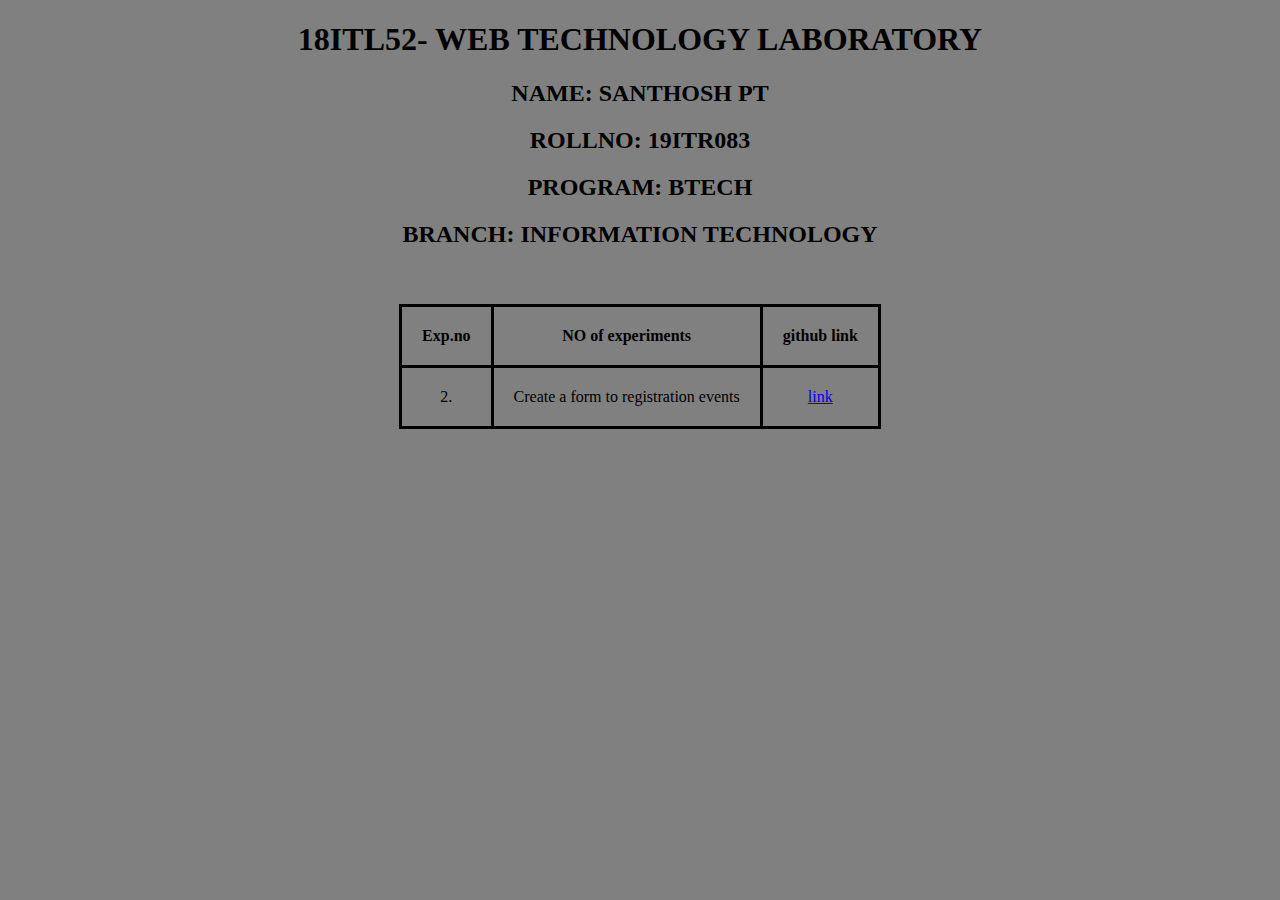
<file: EX No2/index.html>
<!DOCTYPE html>
<html>
<head>
    <style>

        table, tr,td,th{
            border:solid black;
            border-collapse:collapse;
            padding: 20px;
        }
        table.center {
            margin-left:auto;
            margin-right:auto;
        }
     
        
    </style>
    

</head>


<body style="background-color: gray;">
    
    <h1 style="text-align: center;" > 18ITL52- WEB TECHNOLOGY LABORATORY </h1>

   <h2 style="text-align: center;">  NAME: SANTHOSH PT</h2>
   <h2 style="text-align: centER;">ROLLNO: 19ITR083</h2>
   <h2 style="text-align: center;"> PROGRAM: BTECH</h2>
   <h2 style="text-align: center;">BRANCH: INFORMATION TECHNOLOGY</h2>
   <BR> <BR>
   <center>
    <table class="center" style="text-align: center;">
        <tr>
            <th> Exp.no</th>
            <th> NO  of experiments</th>
            <th> github link</th>

        </tr>
      
        <tr>
            <td> 2.</td>
            <td>Create a form to registration events</td>
            <td> <a href="https://santhoshpt2002.github.io/WEB_TECHNOLOGY/EX%20No2/event_reg.html"> link</a></td>
        </tr>
       
    </table>
	</center>
</body>
</html>
</file>
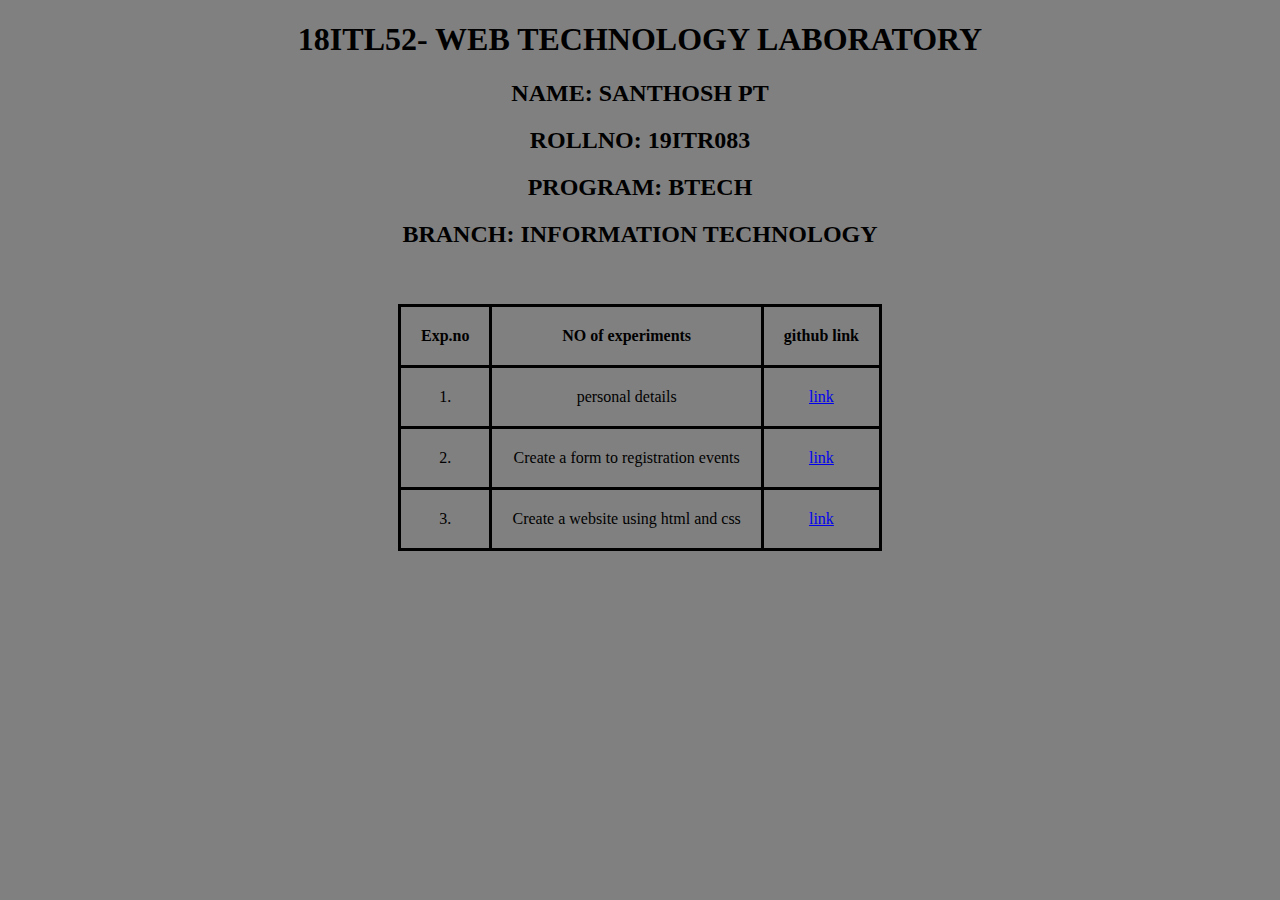
<file: web/index.html>
<!DOCTYPE html>
<html>
<head>
    <style>

        table, tr,td,th{
            border:solid black;
            border-collapse:collapse;
            padding: 20px;
        }
        table.center {
            margin-left:auto;
            margin-right:auto;
        }
     
        
    </style>
    

</head>


<body style="background-color: gray;">
    
    <h1 style="text-align: center;" > 18ITL52- WEB TECHNOLOGY LABORATORY </h1>

   <h2 style="text-align: center;">  NAME: SANTHOSH PT</h2>
   <h2 style="text-align: centER;">ROLLNO: 19ITR083</h2>
   <h2 style="text-align: center;"> PROGRAM: BTECH</h2>
   <h2 style="text-align: center;">BRANCH: INFORMATION TECHNOLOGY</h2>
   <BR> <BR>
   <center>
    <table class="center" style="text-align: center;">
        <tr>
            <th> Exp.no</th>
            <th> NO  of experiments</th>
            <th> github link</th>

        </tr>
	    
	    <tr>
            <td> 1.</td>
            <td>personal details</td>
            <td> <a href="https://santhoshpt2002.github.io/WEB_TECHNOLOGY/EX%20NO1/pd.html"> link</a></td>
        </tr>
       
      
        <tr>
            <td> 2.</td>
            <td>Create a form to registration events</td>
            <td> <a href="https://santhoshpt2002.github.io/WEB_TECHNOLOGY/EX%20No2/event_reg.html"> link</a></td>
        </tr>
        <tr>
            <td> 3.</td>
            <td>Create a website using html and css</td>
            <td> <a href="https://santhoshpt2002.github.io/WEB_TECHNOLOGY/web/web.html"> link</a></td>
        </tr>
       
    </table>
	</center>
</body>
</html>
</file>
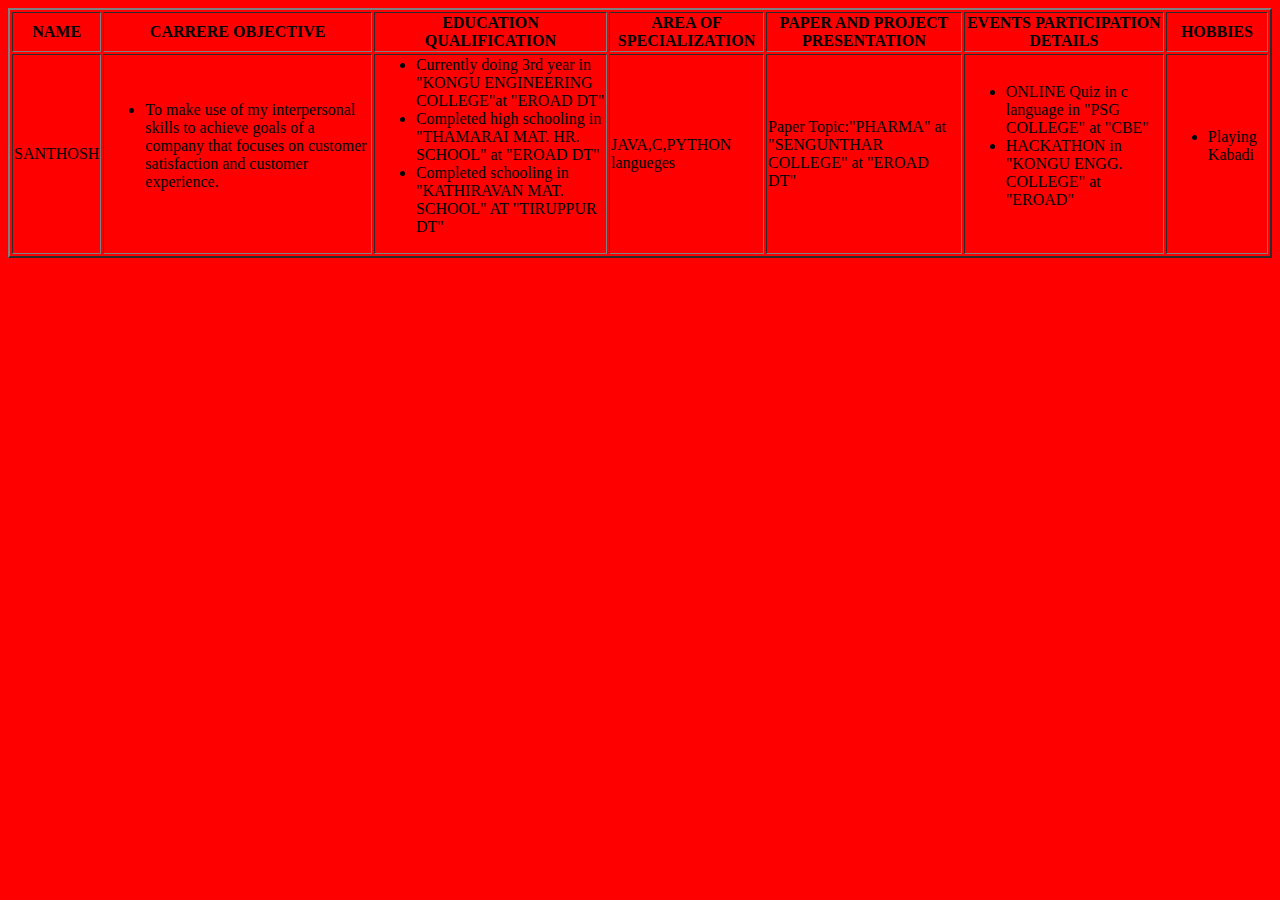
<file: EX NO1/ex.html>
<html>
<head>
   <title>  model  </title>
</head>
<body bgcolor="red"> 
  <table border="2">
  <thead>
  <tr>
	<h3><th>NAME</th>
	<th>CARRERE OBJECTIVE</th>
	<th>EDUCATION QUALIFICATION</th>
	<th>AREA OF SPECIALIZATION</th>
	<th>PAPER AND PROJECT PRESENTATION</th>
	<th>EVENTS PARTICIPATION DETAILS</th>
	<th>HOBBIES</th></h3>
	
  </tr>
  <tr>
	<td>SANTHOSH</td>
	<td><p> <ul><li> To make use of my interpersonal
           	      skills to achieve goals of a company 
        	      that focuses on customer satisfaction 
		      and customer experience.
			</p></li></ul></td>
	<td><ul><li>Currently doing 3rd year in "KONGU ENGINEERING COLLEGE"at "EROAD DT"</li>
		<li>Completed high schooling in "THAMARAI MAT. HR. SCHOOL" at "EROAD DT" </li>
		<li>Completed schooling in "KATHIRAVAN MAT. SCHOOL" AT "TIRUPPUR DT"</li></ul></td>
	<td> JAVA,C,PYTHON langueges </td>
	<td> Paper Topic:"PHARMA" at "SENGUNTHAR COLLEGE" at "EROAD DT"</td>
	<td><ul><li> ONLINE Quiz in c language  in  "PSG COLLEGE" at "CBE"</li>
		<li> HACKATHON in "KONGU ENGG. COLLEGE" at "EROAD"</li></td>
	<td><ul><li> Playing Kabadi</li></ul></td>
  </tr>
</body>
</html>
</file>
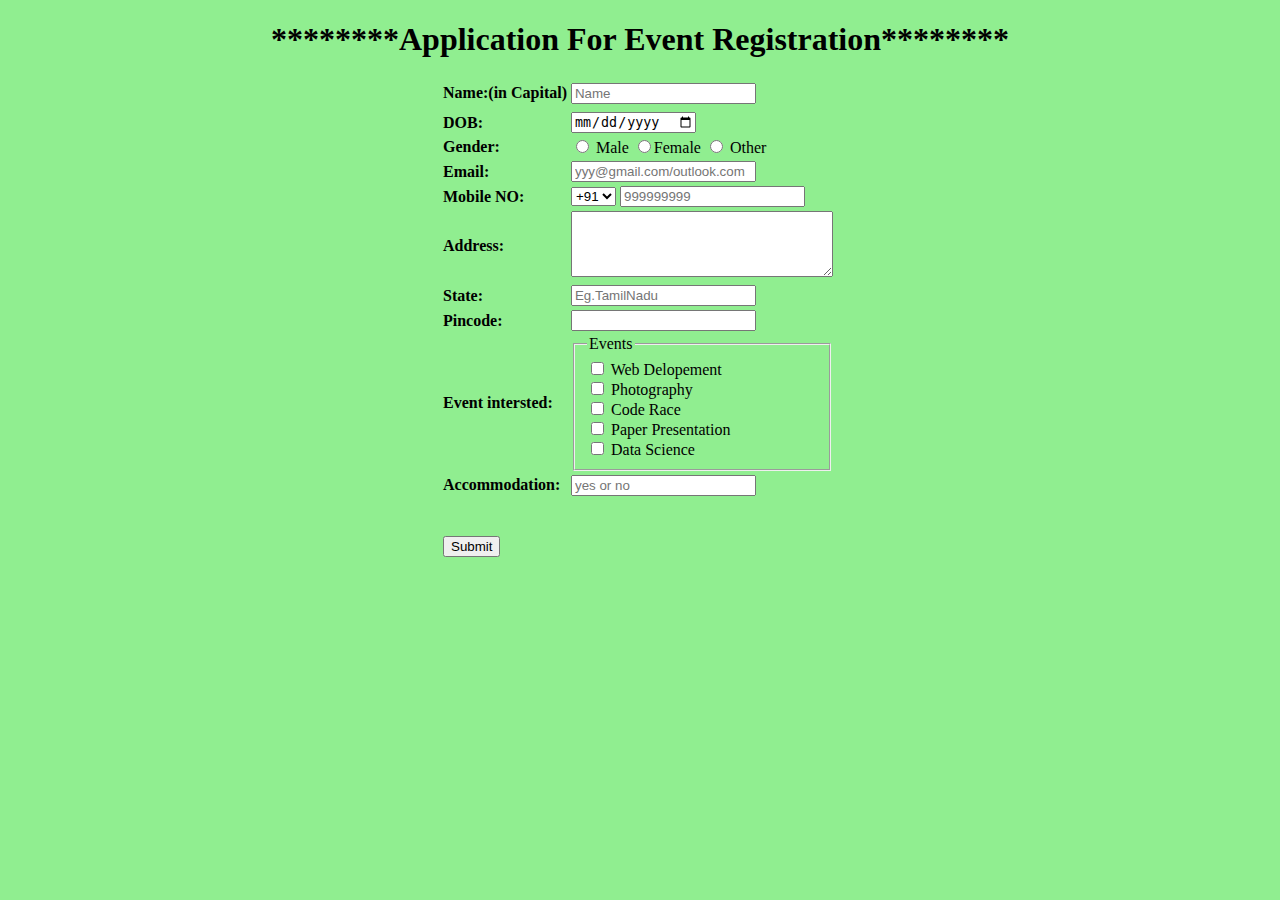
<file: EX No2/event_reg.html>
<!DOCTYPE html>
<htlm>
<head>
  <title> Event_Registration_Form </title>
</head>
<body bgcolor="lightgreen">
<p> <h1><center> <b> ********Application For Event Registration******** </b></center></h1></p>

<form ><center>
<table>
<tr>
<td>
<b>Name:(in Capital)</b>
</td>
<td>
<input type="text" placeholder="Name" value="" pattern="[A-Z] {1} [a-z]{2,20}" />
</td>
</tr>
<tr>
<td>

<tr>
<td>
<b>DOB:</b>
</td>
<td>
<input type="date" name="DOB" value="" >
<td>
</tr>


<tr>
<td>
<b>Gender:</b></td>
<td>
<input type="radio" name="gender" value="Male" /> Male
<input type="radio" name="gender" value="Female" />Female
<input type="radio" name="gender" value="Other" /> Other
</td>
</tr>

<tr>
<td>
<b> Email: <b/>
</td>
<td>
<input type="mail" placeholder="yyy@gmail.com/outlook.com" value="" >
<td>
</tr>

<tr>
<td>
<b>Mobile NO:</b>
</td>
<td>
<select>
<option>+91</option>
<option>+63</option>
<option>+3</option>
<option>+92</option>
</select>
<input type="text" placeholder="999999999" pattern="[0-9]{10}" />
</td>
</tr>
<tr>
<td>
<b>Address:</b>
</td>
<td>
 <textarea rows="4" cols="30"></textarea>
</td>
</tr>

<tr>
<td>
<b>State:</b>
</td>
<td>
<input type="text" placeholder="Eg.TamilNadu" value="" />
</td></tr>

<tr>
<td>
<b>Pincode: </b>
</td>
<td>
<input type="text" placeholder="" value="" pattern="[0-9]{6}" />
</td>
</tr>

<tr>
<td>
<B>Event intersted: </B>
</td>
<td>

<fieldset>
<legend>Events</legend>
<input type="checkbox" name="Web Delopement" /> Web Delopement<br>
<input type="checkbox" name="Photography" /> Photography <br>
<input type="checkbox" name="Code Race" /> Code Race<br>
<input type="checkbox" name="Paper Presentation" /> Paper Presentation <br>
<input type="checkbox" name="Data Science" /> Data Science 
</fieldset>
</td>
</tr>
  <tr><td><b>Accommodation:</b> </td><td>
<input type="text" placeholder="yes or no" value="" required />
</td></tr>
<tr>
<td>
<br><br>
<input type="submit" name="SUBMIT" />
</td>
</tr>
</table></form></center></body></html>
</file>
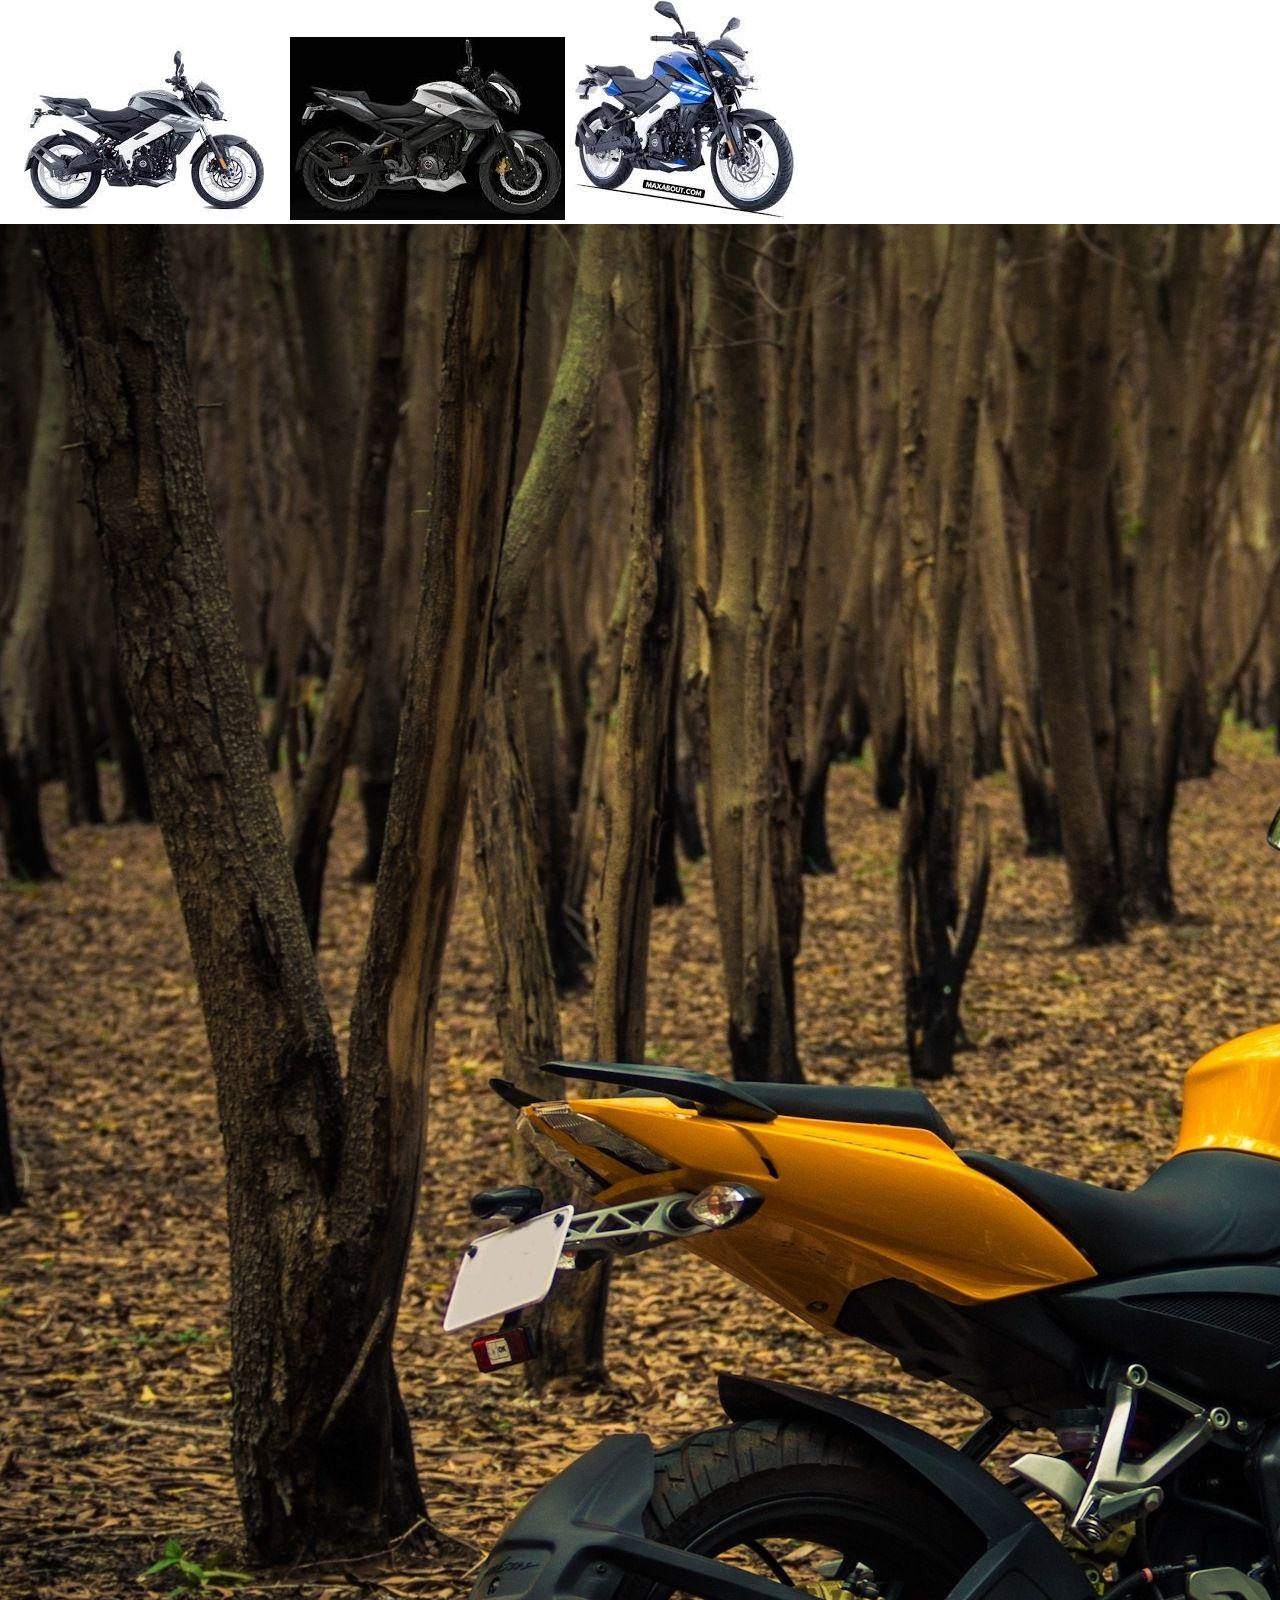
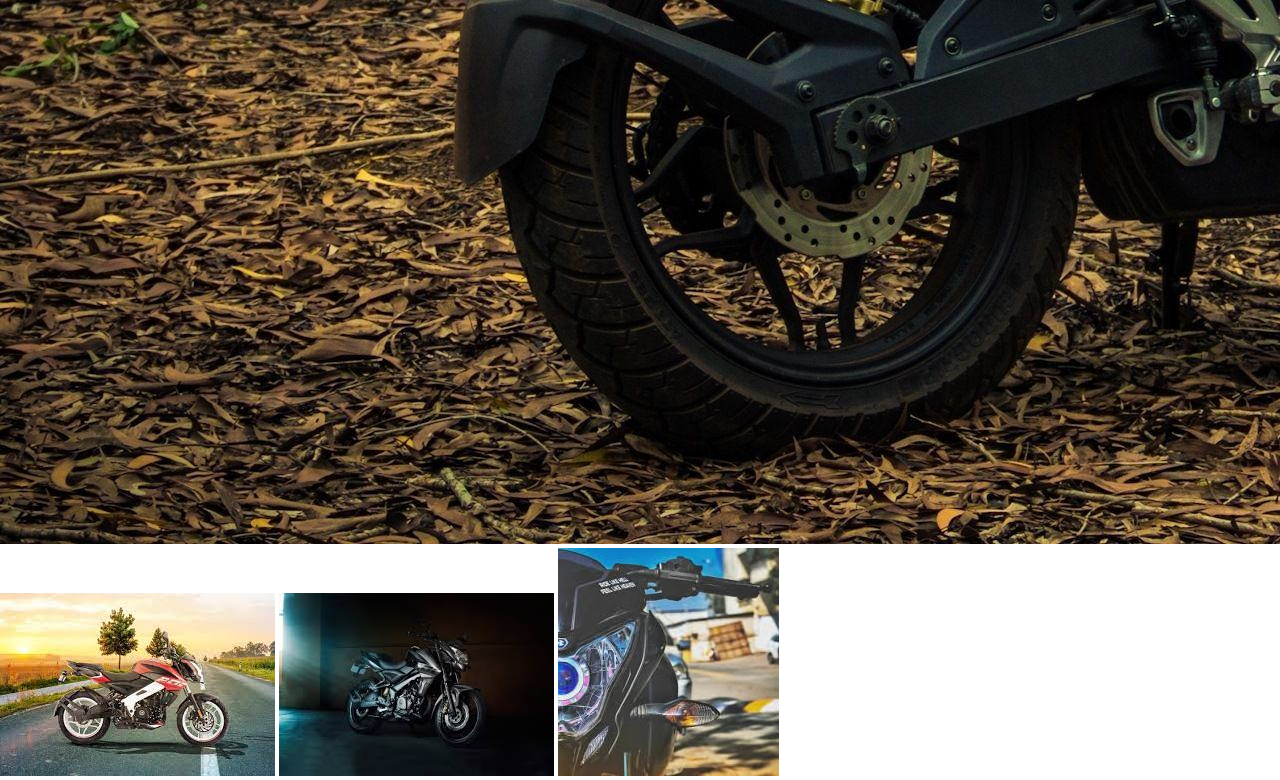
<file: web/image.html>
<!DOCTYPE html>
<html>
<head>
	<meta charset="utf-8">
	<title>Image</title>
	<meta name="viewport" content="width= device-width, initial-scale=1" />
	<style type="text/css">
		*{
			margin: 0;
			padding: 0;
			box-sizing: border-box;
		}
		body{
			width: 100%;
			min-height: 100vh;
		}
	</style>
</head>
<body>
     <img src="./img/im1.jfif" />
     <img src="./img/im2.jfif" />
     <img src="./img/im3.jfif" />
     <img src="./img/im4.jpg" />
     <img src="./img/im5.jfif" />
     <img src="./img/1.jfif" />
     <img src="./img/11.jfif" />
    

</body>
</html>
</file>
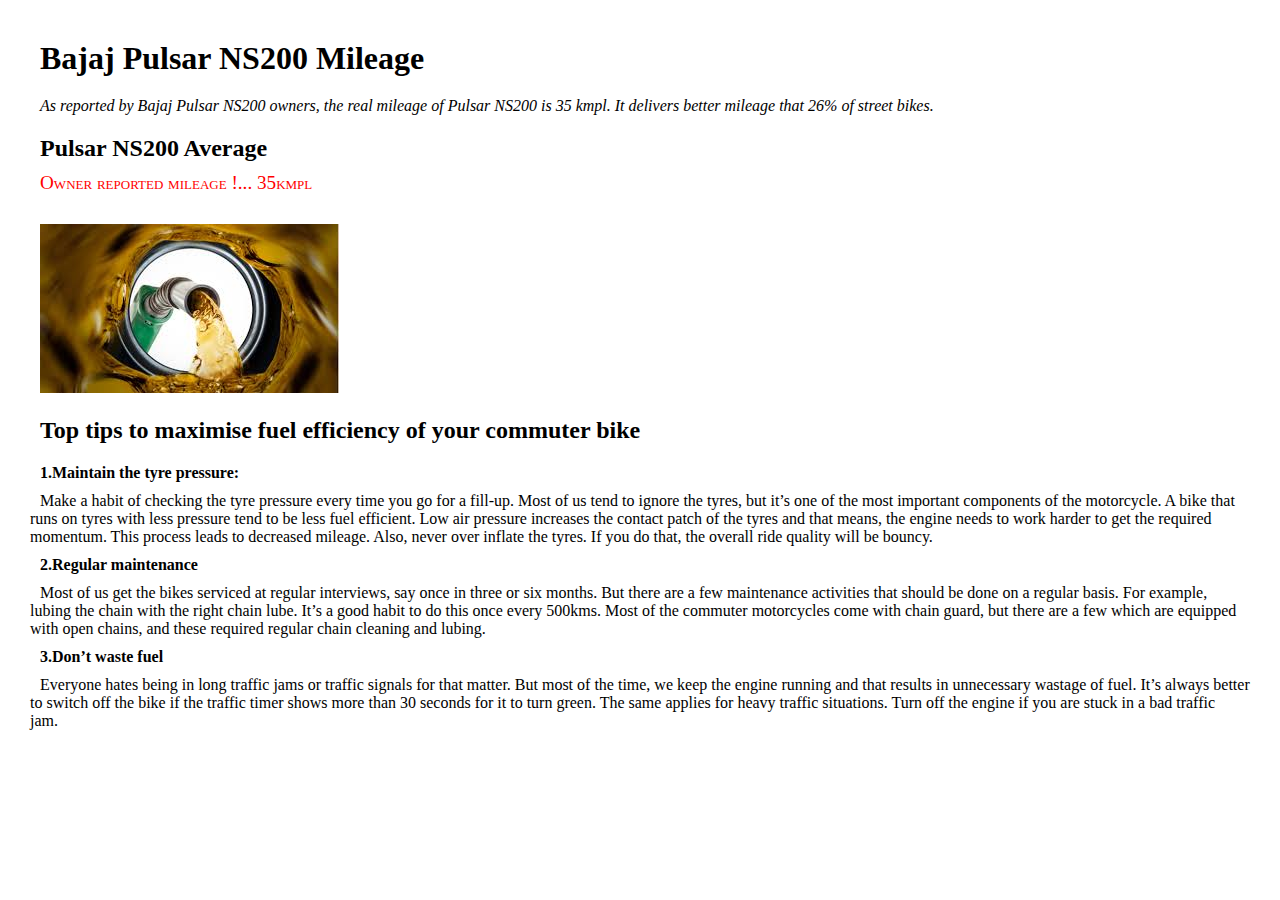
<file: web/milage.html>
<!DOCTYPE html>
<html>
<head>
	<meta charset="utf-8">
	<title>Mailage</title>
	<style type="text/css">
		*{
			margin: 0;
			padding: 10px;
			box-sizing: border-box;
		}
		body{
			background-color: #fff;
		}
		h1{
			font-size: xx-large;

		}

		 p{
			font-style: italic;
		}
		h3{
			font-style: normal;
			font-size: x-large;
		}
		p1{
			font-variant: small-caps;
			font-size: larger;
			color: #ff0000;
			font tr
		}
		h4{
			font-weight: bolder;
		}

	</style>
</head>
<body>
	<div class="main">
	<h1>Bajaj Pulsar NS200 Mileage</h1>
	<p>As reported by Bajaj Pulsar NS200 owners, the real mileage of Pulsar NS200 is 35 kmpl. It delivers better mileage that 26% of street bikes.</p>
    <h3>Pulsar NS200 Average</h3>
    <p1>Owner reported mileage !...           35kmpl</p1> 
    </div>
    <div class="tips">
    	<img src="fule.jfif">
    	<h2>Top tips to maximise fuel efficiency of your commuter bike</h2>
    	  <h4>1.Maintain the tyre pressure:</h4>
    	  <p4>Make a habit of checking the tyre pressure every time you go for a fill-up. Most of us tend to ignore the tyres, but it’s one of the most important components of the motorcycle. A bike that runs on tyres with less pressure tend to be less fuel efficient. Low air pressure increases the contact patch of the tyres and that means, the engine needs to work harder to get the required momentum. This process leads to decreased mileage. Also, never over inflate the tyres. If you do that, the overall ride quality will be bouncy.  </p4>
        
        <h4>2.Regular maintenance </h4>
        <p4>Most of us get the bikes serviced at regular interviews, say once in three or six months. But there are a few maintenance activities that should be done on a regular basis. For example, lubing the chain with the right chain lube. It’s a good habit to do this once every 500kms. Most of the commuter motorcycles come with chain guard, but there are a few which are equipped with open chains, and these required regular chain cleaning and lubing.  </p4>
        <h4>3.Don’t waste fuel </h4>
        <p4>Everyone hates being in long traffic jams or traffic signals for that matter. But most of the time, we keep the engine running and that results in unnecessary wastage of fuel. It’s always better to switch off the bike if the traffic timer shows more than 30 seconds for it to turn green. The same applies for heavy traffic situations. Turn off the engine if you are stuck in a bad traffic jam. </p4>

    </div>
</body>
</html>
</file>
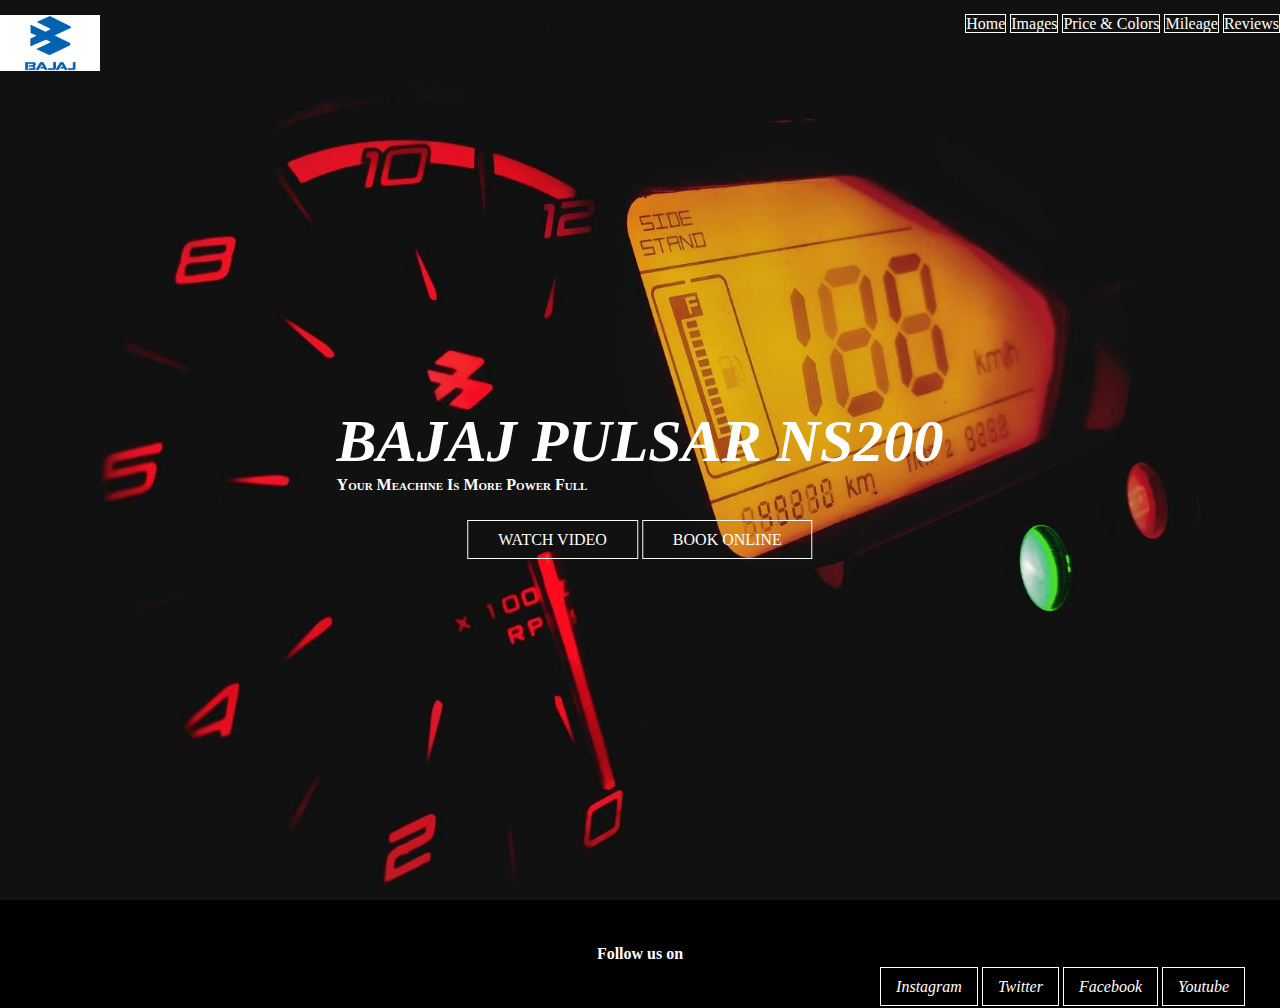
<file: web/web.html>
<!DOCTYPE html>
<html>
<head>
	<meta charset="utf-8">
	<title>NS 200</title>
	<link rel="stylesheet" type="text/css" href="css/style.css">
</head>
<body>
  <header>
  	<div class="main">
  		<div class="logo">
  			<img src="logo.png">
  		<ul>
  			<li><a href="#">Home</a></li>
  			<li><a href="image.html">Images</a></li>
  			<li><a href="https://www.autox.com/new-bikes/bajaj/pulsar-ns200/">Price & Colors</a></li>
  			<li><a href="milage.html">Mileage</a></li>
  			<li><a href="https://www.bikewale.com/bajaj-bikes/pulsar-ns/reviews/">Reviews</a></li>
  			
  		</ul>
  		
  	</div>
  	<div class="title">
  		<h1>BAJAJ PULSAR NS200</h1>

  <p>Your Meachine Is More Power Full </p>
  	</div>
  	<div class="button">
  		<a href="https://www.youtube.com/watch?v=CmNF6feOQBg" class="btn">WATCH VIDEO</a>
  		<a href="https://online.bajajauto.com/?ft=[base64]" class="btn">BOOK ONLINE</a>
  	</div>
  </header>
  <div class="foot">   
        <footer>
          <h4>Follow us on </h4>
          <ul style="list-style-type: none;">
           <li><i class="fa fa-instagram"><a href="https://www.instagram.com/bajajmotorcycles/" > Instagram</a></i></li>
           <li><i class="fa fa-facebook"><a href="https://twitter.com/bajajmotorcycles "> Twitter</a></i></li>
           <li><i class="fa fa-twitter"><a href="https://www.facebook.com/bajajmotorcycles" > Facebook</a></i></li>
           <li><i class="fa fa-youtube"><a href=" https://www.youtube.com/bajaj auto ltd"> Youtube</a></i></li>
        </ul>
        </footer>
      </div>
</body>
</html>
</file>
<file: web/css/style.css>
*{
	margin: 0;
	padding: 0;
	font-family: century Gothic;
}


header{
	background-image: url(../20.jpg);
	height: 100vh;
	background-size: cover;
}
ul{
	float: right;
	list-style-type: none;
	margin-top: 15px;
}
ul li{
	display: inline-block;
}

ul li a{
	text-decoration: none;
	color: #fff; 
	padding: 0;
	border: 0.5px solid #fff;
}
ul li a:hover{
     color:red;
     transform: scale(1.2);
}

.logo img{
	margin-top: 15px;
	float: left;
	width: 100px;
	height: auto;
}

.title{
	position: absolute;
	top: 50%;
	left: 50%;
	transform: translate(-50%,-50%);
}

.title h1{
	color: #fff;
	font-size: 60px;
	font-style: oblique;
	font-weight: bolder;
}
.title p{
	color: #fff;
	font-weight:  bold;
	font-variant: small-caps;
}
.button{
	position: absolute;
	top: 60%;
	left: 50%;
	transform: translate(-50%,-50%);
}
.btn{
	border: 1px solid #fff;
	padding: 10px 30px;
	color: #fff;
	text-decoration: none;
	transition: 0.6s ease;

}
.button a:hover{
	color: red;
    transform: scale(1.2);
}

.foot{
    
    background-color: black;
    color: white;
    margin: 0;
    display: block;
    clear: both;
    padding: 45px 35px;
    font-family: Montserrat;
    text-align: center;
}
.foot a{
    text-decoration: none;
    color: white;
    font-family: Montserrat;
}
.foot li a
{
    padding-left: 0%;
    padding: 10px 15px;
}
.foot li a:hover{
    color:red;
    
}
.foot li{
    display: inline;
 }
</file>
